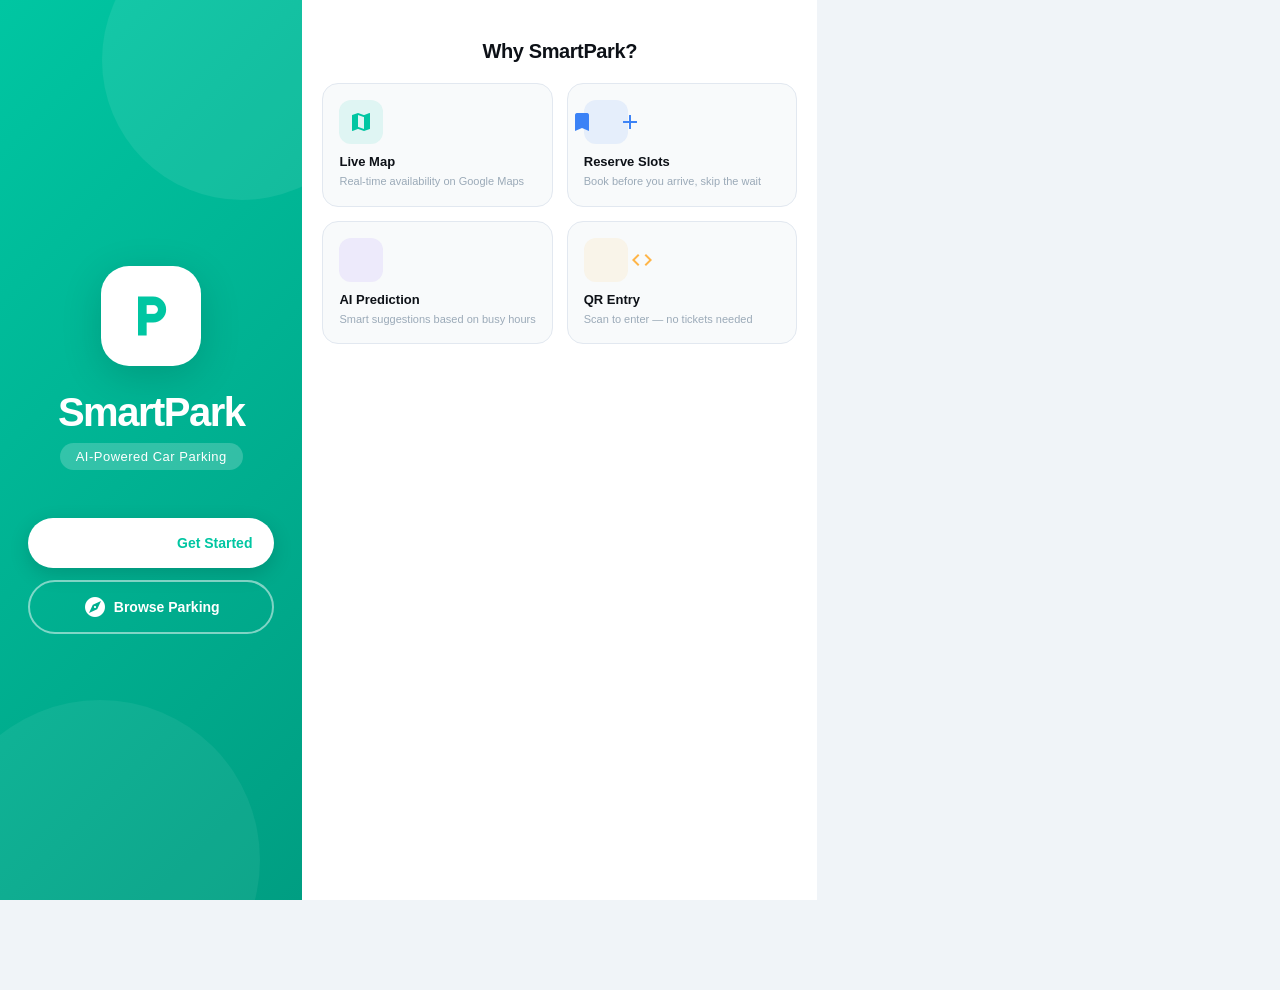
<file: index.html>
<!DOCTYPE html>
<html lang="en">
<head>
<meta charset="UTF-8">
<meta name="viewport" content="width=device-width,initial-scale=1,maximum-scale=1">
<title>SmartPark — AI-Powered Car Parking</title>
<link rel="stylesheet" href="css/style.css">
<link rel="stylesheet" href="css/responsive.css">
<link href="https://fonts.googleapis.com/icon?family=Material+Icons" rel="stylesheet">
<style>
  .hero { background: linear-gradient(135deg, #00C6A2, #009E82); min-height: 100vh; display: flex; flex-direction: column; justify-content: center; align-items: center; text-align: center; padding: 40px 28px; position: relative; overflow: hidden; }
  .hero::before { content:''; position:absolute; top:-80px; right:-80px; width:280px; height:280px; border-radius:50%; background:rgba(255,255,255,.08); }
  .hero::after  { content:''; position:absolute; bottom:-120px; left:-60px; width:320px; height:320px; border-radius:50%; background:rgba(255,255,255,.06); }
  .hero-logo { width:100px; height:100px; background:#fff; border-radius:28px; display:flex; align-items:center; justify-content:center; box-shadow:0 10px 40px rgba(0,0,0,.15); margin-bottom:24px; position:relative; z-index:1; }
  .hero-logo i { font-size:52px; color:#00C6A2; }
  .hero h1 { color:#fff; font-size:40px; font-weight:900; letter-spacing:-1.5px; margin-bottom:8px; position:relative; z-index:1; }
  .hero-badge { background:rgba(255,255,255,.2); color:#fff; padding:6px 16px; border-radius:20px; font-size:13px; font-weight:500; letter-spacing:.5px; margin-bottom:48px; position:relative; z-index:1; }
  .hero-btns { display:flex; flex-direction:column; gap:12px; width:100%; max-width:320px; position:relative; z-index:1; }
  .btn-white { background:#fff; color:#00C6A2; font-weight:800; box-shadow:0 6px 20px rgba(0,0,0,.15); }
  .btn-white:hover { transform:translateY(-2px); }
  .btn-outline-white { background:transparent; color:#fff; border:2px solid rgba(255,255,255,.5); }
  .features { padding:40px 20px; background:#fff; }
  .feature-grid { display:grid; grid-template-columns:1fr 1fr; gap:14px; margin-top:20px; }
  .feature-card { background:#F8FAFB; border:1px solid #E2E8F0; border-radius:16px; padding:16px; }
  .feature-card .fi { width:44px; height:44px; border-radius:12px; display:flex; align-items:center; justify-content:center; font-size:22px; margin-bottom:10px; }
  .feature-card h4 { font-size:13px; font-weight:700; margin-bottom:4px; }
  .feature-card p { font-size:11px; color:#9BAAB8; line-height:1.5; }
</style>
</head>
<body>
<div class="hero">
  <div class="hero-logo"><i class="material-icons">local_parking</i></div>
  <h1>SmartPark</h1>
  <div class="hero-badge">AI-Powered Car Parking</div>
  <div class="hero-btns">
    <a href="login.html" class="btn btn-white btn-full">
      <i class="material-icons">login</i> Get Started
    </a>
    <a href="dashboard.html" class="btn btn-outline-white btn-full">
      <i class="material-icons">explore</i> Browse Parking
    </a>
  </div>
</div>

<div class="features">
  <h2 style="text-align:center">Why SmartPark?</h2>
  <div class="feature-grid">
    <div class="feature-card">
      <div class="fi" style="background:rgba(0,198,162,.1)"><i class="material-icons" style="color:#00C6A2">map</i></div>
      <h4>Live Map</h4>
      <p>Real-time availability on Google Maps</p>
    </div>
    <div class="feature-card">
      <div class="fi" style="background:rgba(59,130,246,.1)"><i class="material-icons" style="color:#3B82F6">bookmark_add</i></div>
      <h4>Reserve Slots</h4>
      <p>Book before you arrive, skip the wait</p>
    </div>
    <div class="feature-card">
      <div class="fi" style="background:rgba(139,92,246,.1)"><i class="material-icons" style="color:#8B5CF6">psychology</i></div>
      <h4>AI Prediction</h4>
      <p>Smart suggestions based on busy hours</p>
    </div>
    <div class="feature-card">
      <div class="fi" style="background:rgba(255,181,71,.1)"><i class="material-icons" style="color:#FFB547">qr_code</i></div>
      <h4>QR Entry</h4>
      <p>Scan to enter — no tickets needed</p>
    </div>
  </div>
</div>
</body>
</html>
</file>
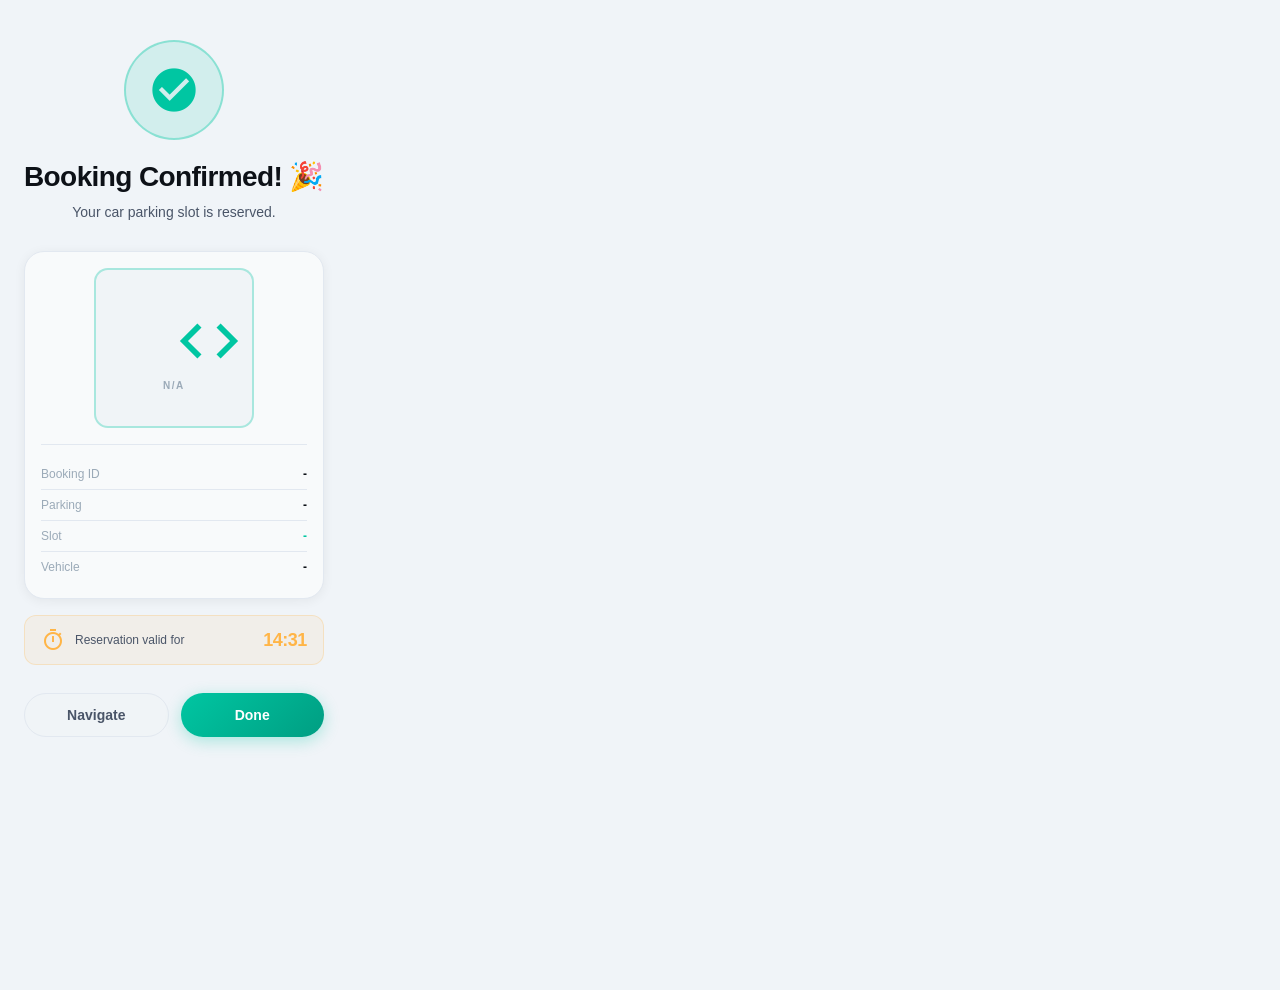
<file: booking-success.html>
<!DOCTYPE html>
<html lang="en">
<head>
<meta charset="UTF-8">
<meta name="viewport" content="width=device-width,initial-scale=1,maximum-scale=1">
<title>SmartPark — Booking Confirmed</title>
<link rel="stylesheet" href="css/style.css">
<link rel="stylesheet" href="css/responsive.css">
<link href="https://fonts.googleapis.com/icon?family=Material+Icons" rel="stylesheet">
<style>
@keyframes pop { 0%{transform:scale(0)} 70%{transform:scale(1.1)} 100%{transform:scale(1)} }
.success-icon { animation: pop .5s cubic-bezier(.34,1.56,.64,1) forwards; }
.qr-box { width:160px;height:160px;background:var(--bg-card2);border-radius:14px;border:2px solid rgba(0,198,162,.3);display:flex;flex-direction:column;align-items:center;justify-content:center;margin:0 auto }
.conf-row { display:flex;justify-content:space-between;padding:8px 0;border-bottom:1px solid var(--border) }
.conf-row:last-child { border:none }
</style>
</head>
<body>
<div style="padding:40px 24px 120px;min-height:100vh;display:flex;flex-direction:column;align-items:center">

  <!-- Success icon -->
  <div class="success-icon" style="width:100px;height:100px;background:rgba(0,198,162,.12);border-radius:50%;border:2px solid rgba(0,198,162,.35);display:flex;align-items:center;justify-content:center;margin-bottom:20px">
    <i class="material-icons" style="font-size:52px;color:var(--primary)">check_circle</i>
  </div>

  <h1 style="text-align:center;margin-bottom:8px">Booking Confirmed! 🎉</h1>
  <p style="text-align:center;margin-bottom:28px">Your car parking slot is reserved.</p>

  <!-- Booking card -->
  <div class="card" style="width:100%;max-width:380px;margin-bottom:16px">
    <!-- QR Code -->
    <div class="qr-box" style="margin-bottom:16px">
      <i class="material-icons" style="font-size:70px;color:var(--primary)">qr_code_2</i>
      <div style="font-size:10px;color:var(--text-muted);font-weight:700;letter-spacing:1.5px;margin-top:4px" id="qr-plate">TG09AB1234</div>
    </div>
    <div style="border-top:1px solid var(--border);padding-top:14px">
      <div class="conf-row">
        <span style="font-size:12px;color:var(--text-muted)">Booking ID</span>
        <span style="font-size:12px;font-weight:700" id="booking-id">#SP-...</span>
      </div>
      <div class="conf-row">
        <span style="font-size:12px;color:var(--text-muted)">Parking</span>
        <span style="font-size:12px;font-weight:700" id="booking-lot">-</span>
      </div>
      <div class="conf-row">
        <span style="font-size:12px;color:var(--text-muted)">Slot</span>
        <span style="font-size:12px;font-weight:700;color:var(--primary)" id="booking-slot">-</span>
      </div>
      <div class="conf-row">
        <span style="font-size:12px;color:var(--text-muted)">Vehicle</span>
        <span style="font-size:12px;font-weight:700" id="booking-plate">-</span>
      </div>
    </div>
  </div>

  <!-- Expiry timer -->
  <div style="width:100%;max-width:380px;background:rgba(255,181,71,.08);border:1px solid rgba(255,181,71,.25);border-radius:12px;padding:12px 16px;display:flex;align-items:center;gap:10px;margin-bottom:28px">
    <i class="material-icons" style="color:var(--amber)">timer</i>
    <span style="font-size:12px;color:var(--text-sec)">Reservation valid for</span>
    <span style="margin-left:auto;font-size:18px;font-weight:900;color:var(--amber);letter-spacing:-.5px" id="countdown">14:32</span>
  </div>

  <!-- Buttons -->
  <div style="display:flex;gap:12px;width:100%;max-width:380px">
    <a href="map.html" class="btn btn-ghost btn-full">Navigate</a>
    <a href="dashboard.html" class="btn btn-primary btn-full">Done</a>
  </div>

</div>

<script>
const booking = JSON.parse(sessionStorage.getItem('sp_booking') || '{}');
const bookingId = booking.id ? '#SP-' + String(booking.id).slice(-6).toUpperCase() : '-';
document.getElementById('booking-id').textContent    = bookingId;
document.getElementById('booking-lot').textContent   = booking.lot   || '-';
document.getElementById('booking-slot').textContent  = booking.floor && booking.slot ? `${booking.floor} – ${booking.slot}` : '-';
document.getElementById('booking-plate').textContent = booking.plate || '-';
document.getElementById('qr-plate').textContent      = (booking.plate||'').replace(/\s/g,'') || 'N/A';

// Countdown
let secs = 14*60+32;
const el  = document.getElementById('countdown');
setInterval(() => {
  if (secs <= 0) return;
  secs--;
  const m = String(Math.floor(secs/60)).padStart(2,'0');
  const s = String(secs%60).padStart(2,'0');
  el.textContent = `${m}:${s}`;
}, 1000);
</script>
</body>
</html>
</file>
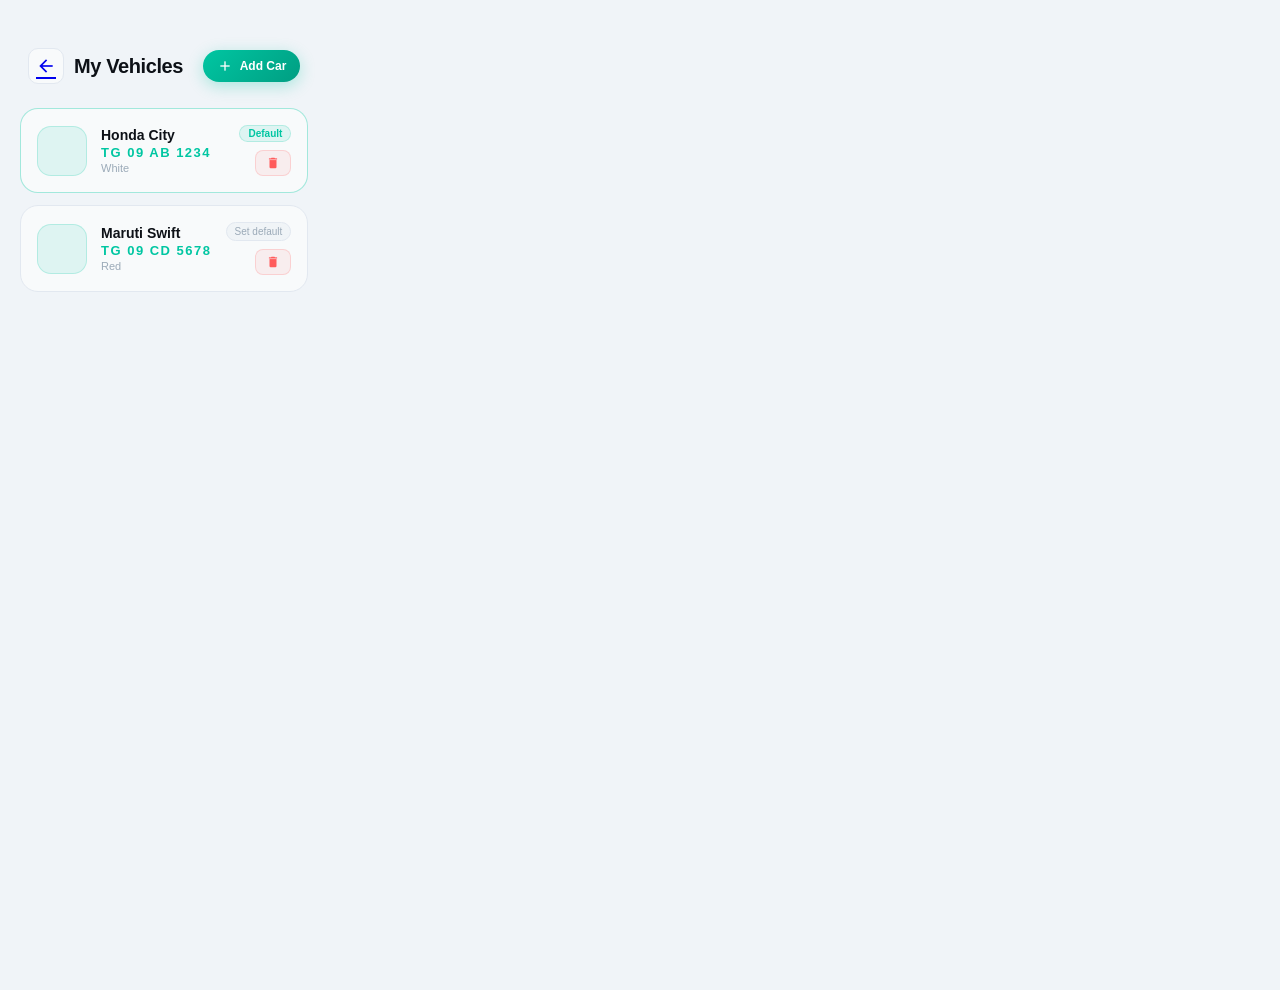
<file: vehicles.html>
<!DOCTYPE html>
<html lang="en">
<head>
<meta charset="UTF-8">
<meta name="viewport" content="width=device-width,initial-scale=1,maximum-scale=1">
<title>SmartPark — My Vehicles</title>
<link rel="stylesheet" href="css/style.css">
<link rel="stylesheet" href="css/responsive.css">
<link href="https://fonts.googleapis.com/icon?family=Material+Icons" rel="stylesheet">
</head>
<body>
<div class="page">
  <div class="app-bar" style="padding-top:48px">
    <div style="display:flex;align-items:center;gap:10px">
      <a href="profile.html" style="width:36px;height:36px;background:var(--bg-card);border:1px solid var(--border);border-radius:10px;display:flex;align-items:center;justify-content:center">
        <i class="material-icons" style="font-size:20px">arrow_back</i>
      </a>
      <h2>My Vehicles</h2>
    </div>
    <button class="btn btn-primary btn-sm" onclick="showAddCar()"><i class="material-icons" style="font-size:16px">add</i> Add Car</button>
  </div>

  <div style="padding:16px 20px" id="vehicles-list"></div>
</div>

<!-- Add Vehicle Modal -->
<div class="modal-backdrop" id="add-modal">
  <div class="modal-sheet">
    <div class="modal-handle"></div>
    <h3 style="margin-bottom:20px">Add Vehicle</h3>
    <label class="input-label">Car Brand / Model</label>
    <div class="input-wrap" style="margin-bottom:14px">
      <i class="material-icons inp-icon">directions_car</i>
      <input type="text" id="car-brand" placeholder="e.g. Honda City">
    </div>
    <label class="input-label">Number Plate</label>
    <div class="plate-wrap" style="margin-bottom:14px">
      <div class="plate-prefix"><span>🇮🇳</span><span>IN</span></div>
      <input type="text" id="car-plate" placeholder="TG 09 AB 1234" style="letter-spacing:2px;font-weight:800;text-transform:uppercase">
    </div>
    <label class="input-label">Color</label>
    <div class="input-wrap" style="margin-bottom:24px">
      <i class="material-icons inp-icon">palette</i>
      <input type="text" id="car-color" placeholder="e.g. White">
    </div>
    <div style="display:flex;gap:12px">
      <button class="btn btn-ghost btn-full" onclick="closeAddModal()">Cancel</button>
      <button class="btn btn-primary btn-full" onclick="addCar()">Add Vehicle</button>
    </div>
  </div>
</div>

<script>
let vehicles = JSON.parse(localStorage.getItem('sp_vehicles') || '[{"brand":"Honda City","plate":"TG 09 AB 1234","color":"White","isDefault":true},{"brand":"Maruti Swift","plate":"TG 09 CD 5678","color":"Red","isDefault":false}]');

function render() {
  document.getElementById('vehicles-list').innerHTML = vehicles.length
    ? vehicles.map((v,i) => `
      <div style="display:flex;align-items:center;gap:14px;background:var(--bg-card);border:${v.isDefault?'1.5px solid rgba(0,198,162,.35)':'1px solid var(--border)'};border-radius:18px;padding:16px;margin-bottom:12px">
        <div style="width:50px;height:50px;border-radius:14px;background:rgba(0,198,162,.1);border:1px solid rgba(0,198,162,.2);display:flex;align-items:center;justify-content:center">
          <i class="material-icons" style="color:var(--primary);font-size:26px">directions_car_filled</i>
        </div>
        <div style="flex:1">
          <div style="font-size:14px;font-weight:700">${v.brand}</div>
          <div style="font-size:13px;font-weight:800;color:var(--primary);letter-spacing:1.5px;margin:2px 0">${v.plate}</div>
          <div style="font-size:11px;color:var(--text-muted)">${v.color}</div>
        </div>
        <div style="display:flex;flex-direction:column;align-items:flex-end;gap:8px">
          ${v.isDefault ? '<span style="font-size:10px;font-weight:700;color:var(--primary);background:rgba(0,198,162,.1);border:1px solid rgba(0,198,162,.2);padding:2px 8px;border-radius:100px">Default</span>' : `<button onclick="setDefault(${i})" style="font-size:10px;color:var(--text-muted);border:1px solid var(--border);background:var(--bg-card2);padding:3px 8px;border-radius:100px;cursor:pointer">Set default</button>`}
          <button onclick="deleteCar(${i})" style="background:rgba(255,92,92,.08);border:1px solid rgba(255,92,92,.2);color:var(--red);padding:5px 10px;border-radius:8px;font-size:11px;cursor:pointer"><i class="material-icons" style="font-size:14px;vertical-align:middle">delete</i></button>
        </div>
      </div>`)
    .join('')
    : '<div style="text-align:center;padding:40px"><i class="material-icons" style="font-size:48px;color:var(--border)">directions_car</i><p style="margin-top:12px">No vehicles added</p></div>';
}

window.showAddCar = () => document.getElementById('add-modal').classList.add('open');
window.closeAddModal = () => document.getElementById('add-modal').classList.remove('open');
window.setDefault = i => { vehicles.forEach((v,j) => v.isDefault = j===i); save(); };
window.deleteCar  = i => { if(confirm('Remove this vehicle?')) { vehicles.splice(i,1); save(); } };
window.addCar = () => {
  const brand = document.getElementById('car-brand').value.trim();
  const plate = document.getElementById('car-plate').value.trim().toUpperCase();
  const color = document.getElementById('car-color').value.trim();
  if (!brand || !plate) { alert('Enter brand and plate number'); return; }
  vehicles.push({ brand, plate, color, isDefault: vehicles.length === 0 });
  save(); closeAddModal();
};
function save() { localStorage.setItem('sp_vehicles', JSON.stringify(vehicles)); render(); }
document.getElementById('add-modal').addEventListener('click', e => { if(e.target===document.getElementById('add-modal')) closeAddModal(); });
render();
</script>
</body>
</html>
</file>
<file: css/style.css>
/* ── SmartPark Web — Design System ────────────────────────── */
:root {
  --primary:      #00C6A2;
  --primary-dark: #009E82;
  --blue:         #3B82F6;
  --amber:        #FFB547;
  --red:          #FF5C5C;
  --green:        #00C6A2;
  --purple:       #8B5CF6;

  --bg:           #ffffff;
  --bg-card:      #F8FAFB;
  --bg-card2:     #F0F4F7;
  --bg-card3:     #E8EEF2;
  --border:       #E2E8F0;

  --text:         #0D1117;
  --text-sec:     #4A5568;
  --text-muted:   #9BAAB8;

  --radius:       14px;
  --radius-lg:    20px;
  --shadow:       0 2px 12px rgba(0,0,0,.06);
  --shadow-lg:    0 8px 32px rgba(0,0,0,.10);
  --nav-h:        64px;
}

* { box-sizing:border-box; margin:0; padding:0; -webkit-tap-highlight-color:transparent; }
html { font-size:16px; }
body {
  font-family:-apple-system,BlinkMacSystemFont,'Segoe UI',sans-serif;
  background:var(--bg); color:var(--text);
  min-height:100vh; max-width:480px; margin:0 auto;
}

/* ── Scrollbar ──────────────────────────────────────────── */
::-webkit-scrollbar { width:4px; }
::-webkit-scrollbar-thumb { background:var(--border); border-radius:4px; }

/* ── Typography ─────────────────────────────────────────── */
h1 { font-size:28px; font-weight:900; letter-spacing:-.6px; }
h2 { font-size:20px; font-weight:800; letter-spacing:-.4px; }
h3 { font-size:16px; font-weight:700; }
p  { font-size:14px; color:var(--text-sec); line-height:1.6; }

/* ── Buttons ────────────────────────────────────────────── */
.btn {
  display:inline-flex; align-items:center; justify-content:center;
  gap:7px; padding:13px 22px; border:none; border-radius:100px;
  font-size:14px; font-weight:700; cursor:pointer; transition:all .2s;
  text-decoration:none; white-space:nowrap; font-family:inherit;
}
.btn-primary {
  background:linear-gradient(135deg,var(--primary),var(--primary-dark));
  color:#fff; box-shadow:0 4px 16px rgba(0,198,162,.3);
}
.btn-primary:active { transform:scale(.98); }
.btn-outline { background:transparent; color:var(--primary); border:1.5px solid var(--primary); }
.btn-ghost   { background:var(--bg-card2); color:var(--text-sec); border:1px solid var(--border); }
.btn-sm      { padding:8px 14px; font-size:12px; }
.btn-full    { width:100%; }
.btn:disabled{ opacity:.5; cursor:default; }

/* ── Cards ──────────────────────────────────────────────── */
.card { background:var(--bg-card); border:1px solid var(--border); border-radius:var(--radius-lg); padding:16px; box-shadow:var(--shadow); }

/* ── Inputs ─────────────────────────────────────────────── */
.input-wrap {
  position:relative; display:flex; align-items:center;
  background:var(--bg-card2); border:1.5px solid var(--border);
  border-radius:var(--radius); transition:border-color .2s;
}
.input-wrap:focus-within { border-color:var(--primary); background:#fff; }
.input-wrap input { flex:1; border:none; background:transparent; padding:14px 14px 14px 42px; font-size:15px; color:var(--text); outline:none; font-family:inherit; }
.input-wrap .inp-icon { position:absolute; left:13px; color:var(--text-muted); font-size:18px; pointer-events:none; }
.input-wrap input::placeholder { color:var(--text-muted); }
.input-label { font-size:12px; font-weight:700; color:var(--text-sec); margin-bottom:7px; display:block; }

/* ── Badges ─────────────────────────────────────────────── */
.badge {
  display:inline-flex; align-items:center; gap:4px;
  padding:3px 10px; border-radius:100px;
  font-size:11px; font-weight:700;
}
.badge::before { content:'•'; font-size:9px; }

/* ── Section header ─────────────────────────────────────── */
.section-header { display:flex; align-items:center; justify-content:space-between; margin-bottom:10px; }
.section-header h3 { font-size:15px; font-weight:700; }
.section-header a  { font-size:12px; color:var(--primary); font-weight:600; text-decoration:none; }

/* ═══════════════════════════════════════════════════════
   BOTTOM NAV — fixed, floating pill
═══════════════════════════════════════════════════════ */
.bottom-nav {
  position:fixed; bottom:10px; left:50%; transform:translateX(-50%);
  width:calc(100% - 40px); max-width:480px;
  background:rgba(255,255,255,.96);
  backdrop-filter:blur(20px);
  border:1px solid rgba(226,232,240,.8);
  border-radius:30px;
  height:var(--nav-h);
  display:flex; align-items:center;
  box-shadow:0 8px 32px rgba(0,0,0,.12),0 2px 8px rgba(0,0,0,.06);
  z-index:100; padding:0 4px;
}
.nav-item {
  flex:1; display:flex; flex-direction:column;
  align-items:center; justify-content:center;
  gap:4px; cursor:pointer; padding:8px 2px;
  text-decoration:none; border-radius:20px; transition:all .2s;
  position:relative;
}
.nav-icon {
  width:34px; height:34px; border-radius:11px;
  display:flex; align-items:center; justify-content:center;
  transition:all .25s cubic-bezier(.34,1.56,.64,1);
}
.nav-item span { font-size:10px; font-weight:500; color:var(--text-muted); line-height:1; }
.nav-item.active .nav-icon { background:rgba(0,198,162,.14); }
.nav-item.active span      { color:var(--primary); font-weight:700; }
.nav-item.active .nav-icon i { color:var(--primary) !important; }
.nav-item:not(.active) .nav-icon i { color:var(--text-muted); }

/* FAB */
.nav-fab {
  width:54px; height:54px; border-radius:50%; flex-shrink:0;
  background:linear-gradient(135deg,var(--primary),var(--primary-dark));
  display:flex; align-items:center; justify-content:center;
  cursor:pointer; border:none;
  box-shadow:0 4px 18px rgba(0,198,162,.5);
  transition:all .2s;
}
.nav-fab:hover { transform:scale(1.06); }
.nav-fab i { color:#000; font-size:24px; }

/* Profile avatar in nav */
.nav-avatar-circle {
  width:30px; height:30px; border-radius:50%;
  background:var(--primary); color:#fff;
  display:flex; align-items:center; justify-content:center;
  font-size:12px; font-weight:800; line-height:1;
  border:2px solid var(--primary);
  transition:all .2s;
}
.nav-item.active .nav-avatar-circle {
  border-color:var(--primary);
  box-shadow:0 0 0 2px rgba(0,198,162,.25);
}

/* ── App bar ────────────────────────────────────────────── */
.app-bar {
  padding:12px 20px 6px;
}
.app-bar{
  display:flex;
  align-items:center;
  justify-content:space-between;
  padding:8px 16px;
}

/* ── Page container ─────────────────────────────────────── */
.page { min-height:100vh; padding-bottom:calc(var(--nav-h) + 20px); }

/* ── Parking Lot Card ───────────────────────────────────── */
.lot-card {
  background:#fff; border:1px solid var(--border); border-radius:var(--radius-lg);
  margin-bottom:12px; overflow:hidden; box-shadow:var(--shadow);
  cursor:pointer; transition:transform .15s,box-shadow .15s;
}
.lot-card:hover { transform:translateY(-2px); box-shadow:var(--shadow-lg); }
.lot-card-body  { padding:14px 16px 0; }
.lot-card-top   { display:flex; gap:12px; margin-bottom:10px; }
.lot-icon {
  width:46px; height:46px; border-radius:13px; flex-shrink:0;
  display:flex; align-items:center; justify-content:center; font-size:20px;
}
.lot-info { flex:1; min-width:0; }
.lot-name { font-size:14px; font-weight:700; margin-bottom:2px; white-space:nowrap; overflow:hidden; text-overflow:ellipsis; }
.lot-address { font-size:11px; color:var(--text-muted); margin-bottom:4px; display:flex; align-items:center; gap:3px; }
.lot-meta { display:flex; gap:8px; font-size:11px; color:var(--text-muted); align-items:center; }
.lot-price-col { display:flex; flex-direction:column; align-items:flex-end; gap:6px; flex-shrink:0; }
.lot-price { font-size:15px; font-weight:800; color:var(--primary); }
.lot-features { display:flex; gap:5px; flex-wrap:wrap; margin-bottom:10px; }
.feature-tag {
  font-size:10px; font-weight:600; padding:2px 8px; border-radius:6px;
  background:rgba(0,198,162,.08); color:var(--primary);
  border:1px solid rgba(0,198,162,.18);
}
.progress-bar { height:4px; border-radius:4px; background:var(--bg-card3); overflow:hidden; margin:0 0 10px; }
.progress-fill { height:100%; border-radius:4px; transition:width .3s; }
.lot-bottom { display:flex; align-items:center; justify-content:space-between; padding:0 16px 12px; }
.lot-slots-txt { font-size:11px; color:var(--text-muted); }

/* ── Teal header (login) ────────────────────────────────── */
.teal-header {
  background:linear-gradient(135deg,var(--primary),var(--primary-dark));
  padding:44px 28px 32px; position:relative; overflow:hidden;
}
.teal-header::before { content:''; position:absolute; top:-40px; right:-40px; width:180px; height:180px; border-radius:50%; background:rgba(255,255,255,.08); }
.teal-header::after  { content:''; position:absolute; bottom:20px; left:-60px; width:200px; height:200px; border-radius:50%; background:rgba(255,255,255,.06); }
.teal-header .app-logo { display:flex; align-items:center; gap:10px; margin-bottom:28px; position:relative; z-index:1; }
.teal-header .logo-box { width:44px; height:44px; background:rgba(255,255,255,.2); border-radius:12px; display:flex; align-items:center; justify-content:center; }
.teal-header .logo-box i { color:#fff; font-size:22px; }
.teal-header .logo-txt { color:#fff; font-size:20px; font-weight:800; }
.teal-header .header-sub   { color:rgba(255,255,255,.8); font-size:15px; margin-bottom:4px; position:relative; z-index:1; }
.teal-header .header-title { color:#fff; font-size:26px; font-weight:900; letter-spacing:-.5px; line-height:1.15; position:relative; z-index:1; }

/* ── OTP boxes ──────────────────────────────────────────── */
.otp-wrap { display:flex; gap:8px; justify-content:space-between; }
.otp-box {
  width:44px; height:52px; text-align:center;
  font-size:22px; font-weight:900; color:var(--text);
  border:1.5px solid var(--border); border-radius:12px;
  background:var(--bg-card2); outline:none; transition:border-color .2s;
  font-family:inherit;
}
.otp-box:focus { border-color:var(--primary); background:#fff; }
.otp-box.error { border-color:var(--red); color:var(--red); }

/* ── Slot grid ──────────────────────────────────────────── */
.slot-grid { display:grid; grid-template-columns:repeat(8,1fr); gap:5px; }
.slot {
  aspect-ratio:1; border-radius:7px; display:flex; align-items:center;
  justify-content:center; font-size:8px; font-weight:800;
  cursor:pointer; border:1.5px solid; transition:all .15s;
}
.slot.free     { background:rgba(0,198,162,.1);  border-color:rgba(0,198,162,.3);  color:#00C6A2; }
.slot.taken    { background:rgba(255,92,92,.1);   border-color:rgba(255,92,92,.3);  color:#FF5C5C; cursor:default; }
.slot.reserved { background:rgba(255,181,71,.1);  border-color:rgba(255,181,71,.3); color:#FFB547; cursor:default; }
.slot.handicap { background:rgba(59,130,246,.1);  border-color:rgba(59,130,246,.3); color:#3B82F6; }
.slot.selected { background:var(--primary); border-color:var(--primary); color:#fff; box-shadow:0 3px 10px rgba(0,198,162,.4); }
.slot:hover:not(.taken):not(.reserved) { transform:scale(1.08); }

.driving-lane {
  grid-column:1/-1; background:var(--bg-card3); border-radius:5px; height:14px;
  display:flex; align-items:center; justify-content:center;
  font-size:7px; font-weight:700; color:var(--text-muted); letter-spacing:1.5px;
}
.entry-marker {
  grid-column:1/-1; background:var(--bg-card3); border-radius:7px; height:26px;
  display:flex; align-items:center; justify-content:center;
  gap:6px; font-size:10px; font-weight:700; color:var(--text-muted); letter-spacing:2px; margin-bottom:4px;
}

/* ── Picker cards ───────────────────────────────────────── */
.picker-row { display:flex; gap:8px; overflow-x:auto; padding-bottom:4px; }
.picker-row::-webkit-scrollbar { display:none; }
.picker-card {
  flex-shrink:0; min-width:100px;
  background:var(--bg-card); border:1.5px solid var(--border);
  border-radius:12px; padding:10px 12px; cursor:pointer; transition:border-color .2s;
}
.picker-card:hover { border-color:var(--primary); }
.picker-card .pc-label { font-size:10px; color:var(--text-muted); margin-bottom:4px; display:flex; align-items:center; gap:3px; }
.picker-card .pc-val   { font-size:14px; font-weight:800; color:var(--text); }

/* ── Cost bar ───────────────────────────────────────────── */
.cost-bar {
  display:flex; align-items:center; justify-content:space-evenly;
  background:rgba(0,198,162,.07); border:1px solid rgba(0,198,162,.2);
  border-radius:12px; padding:12px; margin:14px 0;
}
.cost-chip { text-align:center; }
.cost-chip .cv { font-size:15px; font-weight:800; color:var(--text); }
.cost-chip .cv.highlight { color:var(--primary); }
.cost-chip .cl { font-size:10px; color:var(--text-muted); }
.cost-divider  { width:1px; height:26px; background:var(--border); }

/* ── Floor tabs ─────────────────────────────────────────── */
.floor-tabs { display:flex; gap:8px; overflow-x:auto; padding-bottom:4px; }
.floor-tabs::-webkit-scrollbar { display:none; }
.floor-tab {
  flex-shrink:0; padding:7px 18px; border-radius:100px;
  font-size:12px; font-weight:700; cursor:pointer;
  border:1.5px solid var(--border); background:var(--bg-card);
  color:var(--text-sec); transition:all .18s;
}
.floor-tab.active { background:var(--primary); border-color:var(--primary); color:#fff; box-shadow:0 3px 10px rgba(0,198,162,.3); }

/* ── Slot summary bar ───────────────────────────────────── */
.slot-summary {
  display:flex; align-items:center; gap:12px;
  background:rgba(0,198,162,.06); border:1px solid rgba(0,198,162,.2);
  border-radius:12px; padding:10px 14px; margin-bottom:10px;
}
.slot-badge { background:var(--primary); color:#fff; padding:6px 12px; border-radius:9px; font-size:15px; font-weight:900; letter-spacing:.5px; flex-shrink:0; }
.slot-info .si-floor { font-size:12px; font-weight:700; color:var(--text); }
.slot-info .si-plate { font-size:11px; color:var(--text-muted); }
.slot-cost { margin-left:auto; font-size:15px; font-weight:900; color:var(--primary); }

/* ── Document card ──────────────────────────────────────── */
.doc-card {
  display:flex; align-items:center; gap:14px;
  background:#fff; border:1.5px solid var(--border);
  border-radius:var(--radius-lg); padding:16px; margin-bottom:12px;
  cursor:pointer; transition:border-color .2s;
}
.doc-card:hover { border-color:var(--primary); }
.doc-icon { width:48px; height:48px; border-radius:12px; flex-shrink:0; display:flex; align-items:center; justify-content:center; font-size:22px; }
.doc-info { flex:1; }
.doc-name { font-size:14px; font-weight:700; margin-bottom:3px; }
.doc-num  { font-size:12px; color:var(--text-sec); }
.doc-exp  { font-size:11px; color:var(--text-muted); display:flex; align-items:center; gap:3px; }

/* ── Map ────────────────────────────────────────────────── */
#google-map { width:100%; height:100%; }

/* ── Profile stats ──────────────────────────────────────── */
.stat-grid { display:grid; grid-template-columns:repeat(4,1fr); gap:10px; }
.stat-box { background:var(--bg-card); border:1px solid var(--border); border-radius:12px; padding:12px 8px; text-align:center; }
.stat-val { font-size:16px; font-weight:800; letter-spacing:-.3px; }
.stat-lbl { font-size:10px; color:var(--text-muted); margin-top:2px; }

/* ── Quick tiles ────────────────────────────────────────── */
.quick-tiles { display:grid; grid-template-columns:repeat(4,1fr); gap:10px; }
.quick-tile { display:flex; flex-direction:column; align-items:center; padding:14px 8px; border-radius:14px; cursor:pointer; border:1px solid; text-decoration:none; transition:opacity .2s; }
.quick-tile i { font-size:22px; margin-bottom:6px; }
.quick-tile span { font-size:10px; font-weight:600; text-align:center; }

/* ── Menu item ──────────────────────────────────────────── */
.menu-item {
  display:flex; align-items:center; gap:12px;
  padding:13px 0; cursor:pointer;
  border-bottom:1px solid var(--border); transition:opacity .15s;
}
.menu-item:last-child { border-bottom:none; }
.menu-item:hover { opacity:.75; }
.menu-icon { width:36px; height:36px; border-radius:10px; display:flex; align-items:center; justify-content:center; font-size:18px; flex-shrink:0; }
.menu-info { flex:1; }
.menu-lbl  { font-size:14px; font-weight:500; color:var(--text); }
.menu-sub  { font-size:11px; color:var(--text-muted); margin-top:1px; }
.menu-arrow { color:var(--text-muted); font-size:18px; flex-shrink:0; }

/* ── Modal ──────────────────────────────────────────────── */
.modal-backdrop {
  position:fixed; inset:0; background:rgba(0,0,0,.5); z-index:200;
  display:flex; align-items:flex-end; justify-content:center;
  opacity:0; pointer-events:none; transition:opacity .2s;
}
.modal-backdrop.open { opacity:1; pointer-events:all; }
.modal-sheet {
  width:100%; max-width:480px; background:#fff;
  border-radius:24px 24px 0 0; padding:16px 20px 36px;
  transform:translateY(100%); transition:transform .3s cubic-bezier(.34,1.2,.64,1);
}
.modal-backdrop.open .modal-sheet { transform:translateY(0); }
.modal-handle { width:40px; height:4px; background:var(--border); border-radius:2px; margin:0 auto 16px; }

/* ── Toast ──────────────────────────────────────────────── */
.toast {
  position:fixed; bottom:90px; left:50%; transform:translateX(-50%);
  background:rgba(13,17,23,.9); color:#fff; padding:10px 20px;
  border-radius:100px; font-size:13px; font-weight:500; z-index:999;
  opacity:0; transition:opacity .3s; pointer-events:none; white-space:nowrap;
}
.toast.show { opacity:1; }

/* ── Booking card ───────────────────────────────────────── */
.booking-card { background:#fff; border:1px solid var(--border); border-radius:var(--radius-lg); padding:16px; margin-bottom:12px; }
.booking-card.active-booking { border-color:rgba(0,198,162,.4); border-width:1.5px; }
.booking-name { font-size:14px; font-weight:700; }
.booking-meta { font-size:12px; color:var(--text-sec); margin:4px 0; display:flex; align-items:center; gap:6px; flex-wrap:wrap; }
.booking-vehicle { font-size:11px; color:var(--text-muted); }
.booking-bottom { display:flex; align-items:center; justify-content:space-between; margin-top:10px; }
.booking-amount { font-size:14px; font-weight:800; color:var(--primary); }
.booking-btns { display:flex; gap:7px; }

/* ── Spinner ────────────────────────────────────────────── */
.spinner { width:20px; height:20px; border-radius:50%; border:2.5px solid rgba(255,255,255,.3); border-top-color:#fff; animation:spin .7s linear infinite; }
@keyframes spin { to{transform:rotate(360deg)} }
.spinner-primary { border-color:rgba(0,198,162,.3); border-top-color:var(--primary); }

/* ── Error ──────────────────────────────────────────────── */
.error-msg { display:flex; align-items:center; gap:5px; color:var(--red); font-size:12px; margin-top:6px; }

/* ── Info note ──────────────────────────────────────────── */
.info-note { display:flex; align-items:flex-start; gap:10px; padding:14px; border-radius:12px; background:rgba(0,198,162,.06); border:1px solid rgba(0,198,162,.2); }
.info-note i { color:var(--primary); font-size:18px; flex-shrink:0; margin-top:1px; }
.info-note p { font-size:12px; color:var(--primary); line-height:1.5; margin:0; }

/* ── Avatar ─────────────────────────────────────────────── */
.avatar {
  width:68px; height:68px; border-radius:50%;
  background:rgba(0,198,162,.15); border:2px solid rgba(0,198,162,.4);
  display:flex; align-items:center; justify-content:center;
  font-size:26px; font-weight:800; color:var(--primary); flex-shrink:0;
}

/* ── Emergency SOS ──────────────────────────────────────── */
.sos-bar {
  display:flex; align-items:center; gap:12px; padding:14px;
  border-radius:14px; background:rgba(255,92,92,.08);
  border:1px solid rgba(255,92,92,.3); cursor:pointer;
}
.sos-icon { width:42px; height:42px; border-radius:50%; background:rgba(255,92,92,.15); display:flex; align-items:center; justify-content:center; font-size:20px; color:var(--red); flex-shrink:0; }

/* ── Slot legend ────────────────────────────────────────── */
.slot-legend { display:flex; gap:10px; flex-wrap:wrap; }
.legend-item { display:flex; align-items:center; gap:4px; font-size:10px; color:var(--text-muted); }
.legend-dot { width:8px; height:8px; border-radius:2px; }

/* ── Plate input ────────────────────────────────────────── */
.plate-wrap { display:flex; align-items:center; background:var(--bg-card2); border:1.5px solid var(--border); border-radius:var(--radius); overflow:hidden; transition:border-color .2s; }
.plate-wrap:focus-within { border-color:var(--primary); }
.plate-prefix { display:flex; align-items:center; gap:5px; padding:0 10px; background:rgba(0,198,162,.1); border-right:1px solid rgba(0,198,162,.2); height:52px; flex-shrink:0; }
.plate-prefix span { font-size:11px; font-weight:800; color:var(--primary); }
.plate-wrap input { flex:1; border:none; background:transparent; padding:0 14px; font-size:16px; font-weight:800; letter-spacing:2px; color:var(--text); outline:none; height:52px; font-family:inherit; }

/* ── Filter chips ───────────────────────────────────────── */
.filter-chips { display:flex; gap:8px; overflow-x:auto; padding:0 20px 4px; }
.filter-chips::-webkit-scrollbar { display:none; }
.chip { flex-shrink:0; padding:7px 16px; border-radius:100px; font-size:11px; font-weight:600; cursor:pointer; border:1.5px solid var(--border); background:#fff; color:var(--text-sec); transition:all .18s; }
.chip.active { background:var(--primary); border-color:var(--primary); color:#fff; }

/* ── Setting toggle ─────────────────────────────────────── */
.toggle { position:relative; width:48px; height:26px; flex-shrink:0; }
.toggle input { opacity:0; width:0; height:0; }
.slider { position:absolute; inset:0; cursor:pointer; background:var(--bg-card3); border-radius:26px; transition:.3s; border:1px solid var(--border); }
.slider::before { content:''; position:absolute; height:20px; width:20px; left:2px; bottom:2px; background:#fff; border-radius:50%; transition:.3s; box-shadow:0 1px 4px rgba(0,0,0,.15); }
input:checked+.slider { background:var(--primary); border-color:var(--primary); }
input:checked+.slider::before { transform:translateX(22px); }

/* ── Utilities ──────────────────────────────────────────── */
.flex         { display:flex; }
.items-center { align-items:center; }
.justify-between { justify-content:space-between; }
.gap-8        { gap:8px; }
.gap-12       { gap:12px; }
.mt-8         { margin-top:8px; }
.mt-12        { margin-top:12px; }
.mt-16        { margin-top:16px; }
.mt-20        { margin-top:20px; }
.mb-8         { margin-bottom:8px; }
.mb-12        { margin-bottom:12px; }
.mb-16        { margin-bottom:16px; }
.px-20        { padding-left:20px; padding-right:20px; }
.text-sm      { font-size:12px; }
.text-muted   { color:var(--text-muted); }
.text-primary { color:var(--primary); }
.font-bold    { font-weight:700; }
.w-full       { width:100%; }
.hidden       { display:none !important; }

.banner-inner{
  display:flex;
  width:300%;
  height:100%;
  transition:transform .5s ease;
}

.banner-slide{
  height:220px;
}

.banner-img{
  width:100%;
  height:100%;
  object-fit:cover;
}
.banner{
  margin:0 20px 16px;
  border-radius:24px;
  overflow:hidden;
  position:relative;
  height:320px;
  box-shadow:0 10px 30px rgba(0,0,0,.12);
}
#greeting-txt{
  font-size:12px;
  color:var(--text-muted);
}
/* Dashboard App Bar */
.dash-appbar{
  display:flex;
  align-items:center;
  justify-content:space-between;
  padding:18px 16px 8px;
  background:#fff;
  position:sticky;
  top:0;
  z-index:50;
}

.dash-name{
  font-size:28px;
  margin-top:0;
  line-height:1;
}

.dash-greeting{
  font-size:12px;
  margin-bottom:2px;
}

/* Notification Button */
.notif-btn{
  width:48px;
  height:48px;
  border-radius:16px;
}
.nav-fab{
  width:60px;
  height:60px;
}
.banner{
  margin:0 20px 10px;
  height:220px;
  border-radius:24px;
  overflow:hidden;
}

.banner-slide{
  flex:0 0 33.333%;
  height:220px;
  padding:0;
}

.banner-img{
  width:100%;
  height:100%;
  object-fit:cover;
  display:block;
}
body{
  padding-bottom:90px;
}
.bottom-nav{
  left:50%;
  transform:translateX(-50%);
}
</file>
<file: css/responsive.css>
/* ═══════════════════════════════════════════════════════════
   SmartPark — Responsive Layout System
   Mobile-first → Tablet → Desktop
═══════════════════════════════════════════════════════════ */

/* ── Base: mobile (≤ 767px) ────────────────────────────── */
body {
  max-width: 100%;
  background: var(--bg);
}

/* ── Tablet / small laptop (768px – 1023px) ────────────── */
@media (min-width: 768px) {
  body {
    max-width: 100%;
    background: #F0F4F8;
  }

  /* Center card layout */
  .mobile-wrapper {
    max-width: 520px;
    margin: 0 auto;
    background: #fff;
    min-height: 100vh;
    box-shadow: 0 0 60px rgba(0,0,0,.10);
    position: relative;
  }

  /* Bottom nav stays at bottom of wrapper */
  .bottom-nav {
    max-width: 520px;
    left: 50%;
    transform: translateX(-50%);
  }
}

/* ── Desktop (≥ 1024px) ─────────────────────────────────── */
@media (min-width: 1024px) {
  body {
    background: #F0F4F8;
    display: flex;
  }

  /* Sidebar nav */
  .bottom-nav { display: none !important; }
  .sidebar-nav {
    display: flex !important;
    flex-direction: column;
    width: 240px;
    min-height: 100vh;
    background: #fff;
    border-right: 1px solid var(--border);
    padding: 28px 16px;
    position: fixed;
    left: 0; top: 0; bottom: 0;
    z-index: 100;
    box-shadow: 2px 0 20px rgba(0,0,0,.04);
  }

  /* Main content area */
  .main-content {
    margin-left: 240px;
    flex: 1;
    display: flex;
    justify-content: center;
    padding: 0 24px;
    min-height: 100vh;
    background: #F0F4F8;
  }

  /* Page inner max-width */
  .page-inner {
    width: 100%;
    max-width: 860px;
    background: #fff;
    min-height: 100vh;
    box-shadow: 0 0 40px rgba(0,0,0,.06);
  }

  /* App bar on desktop */
  .app-bar, .dash-appbar {
    padding-top: 28px;
    padding-left: 28px;
    padding-right: 28px;
  }

  /* Cards in grid on desktop */
  .desktop-grid {
    display: grid;
    grid-template-columns: repeat(2, 1fr);
    gap: 16px;
  }

  /* Lot cards in 2-col grid */
  #lots-container {
    display: grid;
    grid-template-columns: repeat(2, 1fr);
    gap: 14px;
  }

  /* Wider slot grid */
  .slot-grid { grid-template-columns: repeat(10, 1fr); }

  /* Stats in a row */
  .stat-grid { grid-template-columns: repeat(4, 1fr); }

  /* Quick tiles in a row */
  .quick-tiles { grid-template-columns: repeat(4, 1fr); }

  /* Map full height */
  .map-container { height: calc(100vh - 80px); }

  /* Modal sheets wider */
  .modal-sheet { max-width: 560px; border-radius: 20px; margin: auto; }
  .modal-backdrop { align-items: center; }
}

/* ── Large desktop (≥ 1280px) ──────────────────────────── */
@media (min-width: 1280px) {
  .sidebar-nav { width: 260px; }
  .main-content { margin-left: 260px; }
  .page-inner   { max-width: 960px; }

  #lots-container {
    grid-template-columns: repeat(3, 1fr);
  }
}

/* ── Sidebar nav styles ─────────────────────────────────── */
.sidebar-nav {
  display: none; /* hidden on mobile, shown on desktop via media query */
}

.sidebar-logo {
  display: flex; align-items: center; gap: 10px;
  padding: 0 8px 28px; border-bottom: 1px solid var(--border);
  margin-bottom: 20px;
}
.sidebar-logo-box {
  width: 42px; height: 42px;
  background: linear-gradient(135deg, var(--primary), var(--primary-dark));
  border-radius: 12px; display: flex; align-items: center; justify-content: center;
}
.sidebar-logo-box i { color: #fff; font-size: 22px; }
.sidebar-logo-txt  { font-size: 18px; font-weight: 900; letter-spacing: -.4px; color: var(--text); }
.sidebar-logo-sub  { font-size: 10px; color: var(--text-muted); font-weight: 500; }

.sidebar-item {
  display: flex; align-items: center; gap: 12px;
  padding: 11px 12px; border-radius: 12px; cursor: pointer;
  text-decoration: none; color: var(--text-sec);
  font-size: 14px; font-weight: 500; transition: all .18s;
  margin-bottom: 4px;
}
.sidebar-item:hover { background: var(--bg-card2); color: var(--text); }
.sidebar-item.active {
  background: rgba(0,198,162,.12);
  color: var(--primary); font-weight: 700;
}
.sidebar-item i { font-size: 20px; }
.sidebar-badge {
  margin-left: auto; background: var(--red); color: #fff;
  width: 18px; height: 18px; border-radius: 50%;
  display: flex; align-items: center; justify-content: center;
  font-size: 9px; font-weight: 800;
}

.sidebar-divider { height: 1px; background: var(--border); margin: 12px 0; }

.sidebar-user {
  margin-top: auto; padding: 14px 12px;
  border: 1px solid var(--border); border-radius: 14px;
  display: flex; align-items: center; gap: 10px; cursor: pointer;
  transition: border-color .18s;
}
.sidebar-user:hover { border-color: var(--primary); }
.sidebar-user-info { flex: 1; min-width: 0; }
.sidebar-user-name { font-size: 13px; font-weight: 700; color: var(--text); white-space: nowrap; overflow: hidden; text-overflow: ellipsis; }
.sidebar-user-phone{ font-size: 11px; color: var(--text-muted); }

/* ── Top bar (desktop only) ─────────────────────────────── */
.desktop-topbar {
  display: none;
}
@media (min-width: 1024px) {
  .desktop-topbar {
    display: flex; align-items: center; justify-content: space-between;
    padding: 20px 28px 16px; border-bottom: 1px solid var(--border);
    background: #fff; position: sticky; top: 0; z-index: 50;
  }
  .dash-appbar { display: none; }
  .app-bar     { padding-top: 20px; }
}

/* ── Login page desktop ─────────────────────────────────── */
@media (min-width: 1024px) {
  .login-outer {
    min-height: 100vh; display: flex; align-items: center; justify-content: center;
    background: linear-gradient(135deg, #00C6A2 0%, #009E82 40%, #F0F4F8 40%);
    padding: 40px;
  }
  .login-card {
    background: #fff; border-radius: 24px; overflow: hidden;
    width: 100%; max-width: 900px;
    display: flex; box-shadow: 0 24px 80px rgba(0,0,0,.15);
  }
  .login-left {
    flex: 1; background: linear-gradient(135deg, var(--primary), var(--primary-dark));
    padding: 48px 40px; display: flex; flex-direction: column; justify-content: center;
    position: relative; overflow: hidden;
  }
  .login-left::before { content:''; position:absolute; top:-60px; right:-60px; width:220px; height:220px; border-radius:50%; background:rgba(255,255,255,.1); }
  .login-left::after  { content:''; position:absolute; bottom:-80px; left:-40px; width:240px; height:240px; border-radius:50%; background:rgba(255,255,255,.07); }
  .login-right { flex: 1; padding: 48px 40px; }
  .teal-header { display: none; }
}

/* ── Map desktop ────────────────────────────────────────── */
@media (min-width: 1024px) {
  .map-page-wrap {
    display: flex; height: calc(100vh - 80px);
  }
  #google-map { flex: 1; }
  .map-side-panel {
    width: 340px; background: #fff;
    border-left: 1px solid var(--border);
    overflow-y: auto; padding: 16px;
    display: flex; flex-direction: column; gap: 12px;
  }
  .map-cards { display: none; } /* hide bottom scroll on desktop */
}

/* ── Booking page desktop ───────────────────────────────── */
@media (min-width: 1024px) {
  .booking-layout {
    display: grid;
    grid-template-columns: 1fr 380px;
    gap: 24px;
    padding: 24px 28px;
    align-items: start;
  }
  .booking-right-panel {
    position: sticky; top: 80px;
    background: var(--bg-card);
    border: 1px solid var(--border);
    border-radius: 20px;
    padding: 20px;
  }
  /* Hide fixed bottom bar on desktop */
  .booking-bottom-bar { position: static !important; box-shadow: none; border: none; border-top: 1px solid var(--border); padding: 16px 0 0; }
}

/* ── Small mobile (≤ 360px) ────────────────────────────── */
@media (max-width: 360px) {
  .slot-grid    { grid-template-columns: repeat(6, 1fr); }
  .otp-box      { width: 38px; height: 48px; font-size: 18px; }
  .otp-wrap     { gap: 5px; }
  h1            { font-size: 24px; }
  .stat-grid    { grid-template-columns: repeat(2, 1fr); }
  .quick-tiles  { grid-template-columns: repeat(2, 1fr); }
  .nav-item span{ font-size: 9px; }
}

/* ── Print (hide nav) ───────────────────────────────────── */
@media print {
  .bottom-nav, .sidebar-nav { display: none !important; }
  body { max-width: 100%; background: #fff; }
}
</file>
